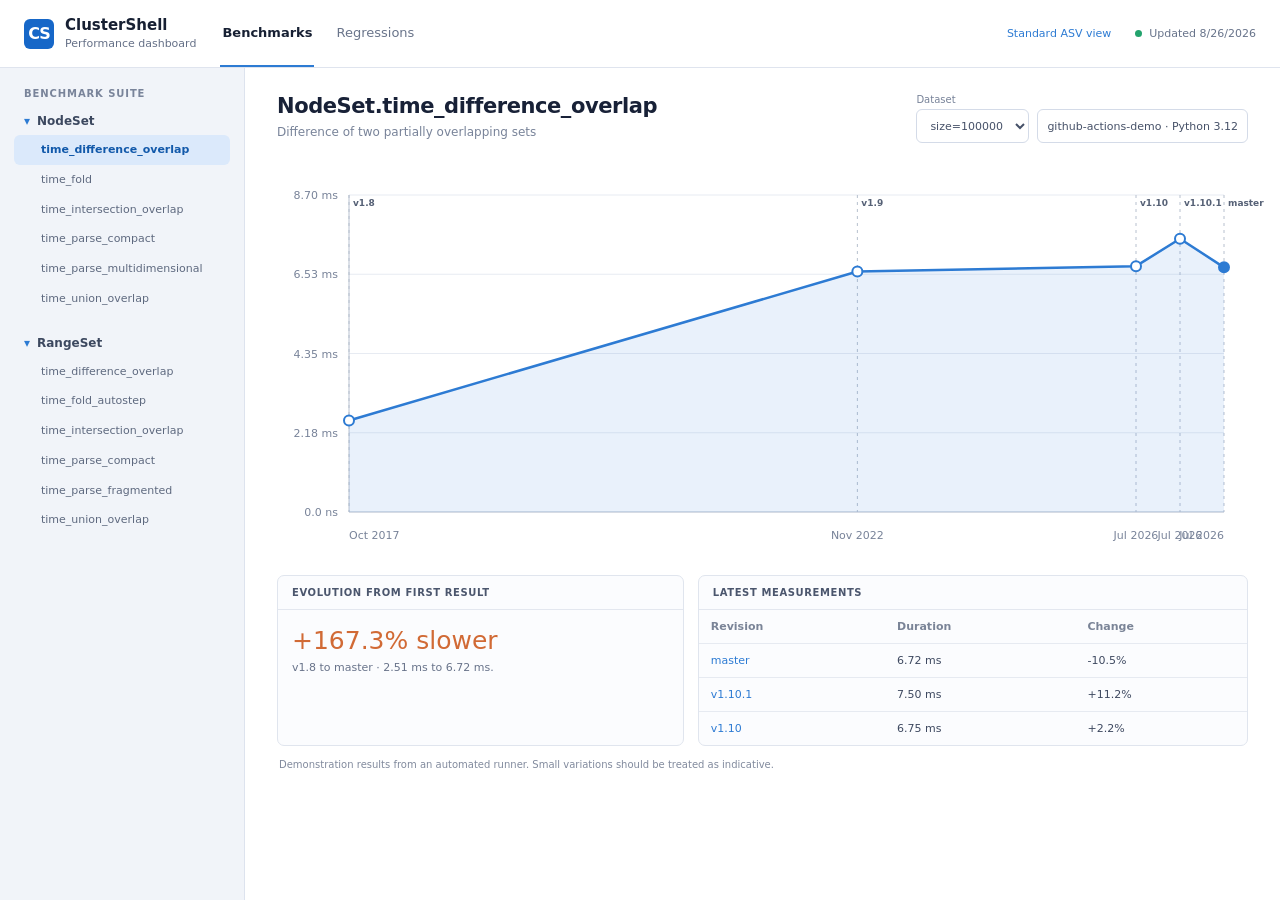
<file: performance/index.html>
<!doctype html>
<html lang="en">
<head>
  <meta charset="utf-8">
  <meta name="viewport" content="width=device-width, initial-scale=1">
  <meta name="description" content="ClusterShell performance across releases and commits">
  <title>ClusterShell performance</title>
  <link rel="stylesheet" href="dashboard.css">
</head>
<body>
  <div class="app-shell">
    <header class="topbar">
      <a class="brand" href="https://github.com/clustershell/clustershell">
        <span class="brand-mark" aria-hidden="true">CS</span>
        <span><strong>ClusterShell</strong><small>Performance dashboard</small></span>
      </a>
      <nav class="tabs" role="tablist" aria-label="Dashboard views">
        <button class="tab active" type="button" role="tab" aria-selected="true" data-view="benchmarks">Benchmarks</button>
        <button class="tab" type="button" role="tab" aria-selected="false" data-view="regressions">Regressions</button>
      </nav>
      <a class="asv-link" href="asv/">Standard ASV view</a>
      <span class="freshness" id="freshness">Loading results…</span>
    </header>

    <div class="workspace">
      <aside class="sidebar" aria-label="Benchmark suite">
        <p class="sidebar-title">Benchmark suite</p>
        <div id="benchmark-list"></div>
      </aside>

      <main class="content">
        <section id="benchmarks-view" aria-labelledby="benchmark-title">
          <div class="heading-row">
            <div>
              <h1 id="benchmark-title">Loading benchmark data…</h1>
              <p id="benchmark-subtitle">ASV results will appear here.</p>
            </div>
            <div class="selectors">
              <label>Dataset
                <select id="series-select" aria-label="Benchmark dataset"></select>
              </label>
              <span class="environment" id="environment"></span>
            </div>
          </div>

          <figure class="chart-frame" id="chart-frame">
            <svg id="performance-chart" role="img" aria-labelledby="chart-title chart-description">
              <title id="chart-title">Performance over time</title>
              <desc id="chart-description">Benchmark duration by release and commit.</desc>
            </svg>
            <div class="tooltip" id="chart-tooltip" role="tooltip"></div>
          </figure>

          <div class="summary-grid">
            <section class="panel" aria-labelledby="evolution-title">
              <h2 id="evolution-title">Evolution from first result</h2>
              <div class="change-value" id="change-value">—</div>
              <p class="change-note" id="change-note">Waiting for enough measurements.</p>
            </section>
            <section class="panel" aria-labelledby="latest-title">
              <h2 id="latest-title">Latest measurements</h2>
              <div class="table-scroll">
                <table>
                  <thead><tr><th>Revision</th><th>Duration</th><th>Change</th></tr></thead>
                  <tbody id="latest-results"></tbody>
                </table>
              </div>
            </section>
          </div>
          <p class="runner-note">Demonstration results from an automated runner. Small variations should be treated as indicative.</p>
        </section>

        <section id="regressions-view" hidden>
          <h1>Regressions detected</h1>
          <p>Consecutive measurements that are at least 10% slower.</p>
          <div class="regression-table panel">
            <div class="regression-header"><span>Benchmark</span><span>Change</span><span>Changed At</span></div>
            <div id="regression-list"></div>
          </div>
        </section>

        <div class="error-state" id="error-state" hidden>
          <strong>Performance data is unavailable.</strong>
          <span>The ASV view remains available from the link above.</span>
        </div>
      </main>
    </div>
  </div>
  <script src="dashboard.js"></script>
</body>
</html>
</file>
<file: performance/dashboard.css>
:root {
  color-scheme: light dark;
  font-family: Inter, ui-sans-serif, system-ui, -apple-system, BlinkMacSystemFont, "Segoe UI", sans-serif;
  background: light-dark(#f6f8fc, #0d131d);
  color: light-dark(#172033, #e8edf7);
}

* { box-sizing: border-box; }
body { margin: 0; min-width: 320px; background: inherit; }
button, select { font: inherit; }

.app-shell { min-height: 100vh; background: light-dark(#fff, #101620); }
.topbar {
  display: flex;
  align-items: center;
  gap: 24px;
  min-height: 68px;
  padding: 0 24px;
  border-bottom: 1px solid light-dark(#dfe4ee, #2b3547);
  background: light-dark(#fff, #161e2b);
}

.brand { display: flex; align-items: center; gap: 11px; color: inherit; text-decoration: none; white-space: nowrap; }
.brand-mark { display: grid; width: 30px; height: 30px; place-items: center; border-radius: 6px; background: #1667c8; color: #fff; font-weight: 800; letter-spacing: -.06em; }
.brand strong, .brand small { display: block; }
.brand strong { font-size: 15px; line-height: 1.15; }
.brand small { margin-top: 2px; color: light-dark(#657087, #9da8ba); font-size: 11px; }
.tabs { display: flex; align-self: stretch; gap: 20px; }
.tab { border: 0; border-bottom: 2px solid transparent; padding: 0 2px; background: transparent; color: light-dark(#69748a, #aab4c6); font-size: 13px; cursor: pointer; }
.tab.active { border-bottom-color: #2d7bd3; color: light-dark(#172033, #f2f5fa); font-weight: 700; }
.asv-link { margin-left: auto; color: #2d7bd3; font-size: 11px; text-decoration: none; }
.asv-link:hover { text-decoration: underline; }
.freshness { color: light-dark(#67738a, #9da9bc); font-size: 11px; white-space: nowrap; }
.freshness::before { content: ""; display: inline-block; width: 7px; height: 7px; margin-right: 7px; border-radius: 50%; background: #23a36d; }

.workspace { display: grid; grid-template-columns: 245px minmax(0, 1fr); min-height: calc(100vh - 68px); }
.sidebar { padding: 20px 14px; border-right: 1px solid light-dark(#dde3ee, #2b3547); background: light-dark(#f1f4f9, #131a25); }
.sidebar-title { margin: 0; padding: 0 10px 8px; color: light-dark(#79849a, #8f9bad); font-size: 10px; font-weight: 800; letter-spacing: .09em; text-transform: uppercase; }
.benchmark-group { margin-bottom: 15px; }
.benchmark-group h2 { display: flex; align-items: center; gap: 7px; margin: 0; padding: 7px 10px; color: light-dark(#3c485f, #c4cddd); font-size: 12px; }
.benchmark-group h2::before { content: "▾"; color: #2d7bd3; }
.benchmark-button { display: block; width: 100%; border: 0; border-radius: 6px; padding: 8px 10px 8px 27px; background: transparent; color: light-dark(#5e697f, #9eabba); font-size: 11px; line-height: 1.25; text-align: left; cursor: pointer; }
.benchmark-button:hover { background: light-dark(#e5ebf4, #202a39); }
.benchmark-button.active { background: light-dark(#dbe9fb, #183455); color: light-dark(#1259aa, #8dc3ff); font-weight: 700; }

.content { min-width: 0; padding: 26px 32px 38px; }
.heading-row { display: flex; align-items: flex-start; gap: 18px; }
h1 { margin: 0; color: light-dark(#182137, #edf2f9); font-size: 21px; letter-spacing: -.02em; }
.heading-row p, #regressions-view > p { margin: 7px 0 0; color: light-dark(#788399, #95a1b4); font-size: 12px; }
.selectors { display: flex; align-items: flex-end; gap: 8px; margin-left: auto; }
.selectors label { color: light-dark(#788399, #95a1b4); font-size: 10px; }
.selectors select, .environment { display: block; min-height: 34px; margin-top: 4px; border: 1px solid light-dark(#d4dbe8, #364157); border-radius: 6px; padding: 7px 9px; background: light-dark(#fff, #182130); color: light-dark(#465168, #bac4d5); font-size: 11px; }
.environment { align-content: center; }

.chart-frame { position: relative; height: 390px; margin: 24px 0 0; }
#performance-chart { display: block; width: 100%; height: 100%; overflow: visible; }
.chart-grid { stroke: light-dark(#e7ebf2, #273142); stroke-width: 1; }
.chart-axis { stroke: light-dark(#b9c2d1, #455166); stroke-width: 1; }
#performance-chart text { fill: light-dark(#788399, #8f9bad); font-size: 11px; }
.chart-line { fill: none; stroke: #2d7bd3; stroke-width: 2.5; stroke-linejoin: round; stroke-linecap: round; }
.chart-area { fill: light-dark(rgb(45 123 211 / 10%), rgb(45 123 211 / 16%)); }
.chart-point { fill: light-dark(#fff, #101620); stroke: #2d7bd3; stroke-width: 2; cursor: crosshair; }
.chart-point.latest { fill: #2d7bd3; }
.tag-line { stroke: light-dark(#b7c0ce, #4e5a6f); stroke-width: 1; stroke-dasharray: 3 4; }
.tag-label { fill: light-dark(#566176, #b0bbcc) !important; font-size: 9px !important; font-weight: 700; }
.tooltip { position: absolute; z-index: 3; display: none; min-width: 170px; pointer-events: none; border: 1px solid light-dark(#d4dbe7, #3c485c); border-radius: 7px; padding: 9px 10px; background: light-dark(#fff, #1b2432); color: light-dark(#263148, #e5ebf4); box-shadow: 0 8px 24px rgb(0 0 0 / 18%); font-size: 10px; line-height: 1.5; }
.tooltip strong { display: block; font-size: 11px; }
.tooltip code { color: #2d7bd3; }
.summary-grid { display: grid; grid-template-columns: minmax(240px, .85fr) minmax(360px, 1.15fr); gap: 14px; margin-top: 18px; }
.panel { overflow: hidden; border: 1px solid light-dark(#e0e5ee, #2c3648); border-radius: 7px; background: light-dark(#fbfcfe, #141c28); }
.panel > h2 { margin: 0; padding: 11px 14px; border-bottom: 1px solid light-dark(#e3e7ef, #2c3648); color: light-dark(#4b566d, #bac4d4); font-size: 10px; font-weight: 800; letter-spacing: .06em; text-transform: uppercase; }
.change-value { padding: 16px 14px 2px; color: light-dark(#435068, #c9d2e0); font-size: 25px; font-weight: 500; }
.change-value.faster { color: #149768; }
.change-value.slower { color: #d16a35; }
.change-note { margin: 0; padding: 3px 14px 16px; color: light-dark(#68738a, #9aa6b8); font-size: 11px; line-height: 1.45; }
.table-scroll { overflow-x: auto; }
table { width: 100%; border-collapse: collapse; font-size: 11px; }
th, td { padding: 10px 12px; border-bottom: 1px solid light-dark(#e6eaf1, #293344); text-align: left; white-space: nowrap; }
th { color: light-dark(#7a8497, #929daf); font-weight: 700; }
td { color: light-dark(#3e4960, #c3ccda); }
tbody tr:last-child td { border-bottom: 0; }
td a { color: #2d7bd3; text-decoration: none; }
td a:hover { text-decoration: underline; }
.runner-note { margin: 13px 2px 0; color: light-dark(#818a9d, #8490a3); font-size: 10px; }

#regressions-view { max-width: 960px; }
.regression-table { margin-top: 22px; overflow-x: auto; }
.regression-header, .regression-row { display: grid; grid-template-columns: minmax(210px, 1fr) 90px minmax(230px, 260px); gap: 14px; align-items: center; min-width: 620px; }
.regression-header { padding: 11px 14px; border-bottom: 1px solid light-dark(#e3e7ef, #2c3648); color: light-dark(#6f7a90, #98a4b7); font-size: 10px; font-weight: 800; letter-spacing: .05em; text-transform: uppercase; }
.regression-row { padding: 13px 14px; border-bottom: 1px solid light-dark(#e6eaf1, #293344); font-size: 11px; }
.regression-row:last-child { border-bottom: 0; }
.regression-name { min-width: 0; overflow-wrap: anywhere; color: light-dark(#344057, #cbd4e1); }
.regression-name small { display: block; margin-top: 3px; color: light-dark(#7a8497, #929daf); }
.regression-change { color: #d16a35; font-weight: 800; }
.regression-changed { color: #2d7bd3; font-variant-numeric: tabular-nums; text-decoration: none; white-space: nowrap; }
.regression-changed code { color: inherit; font-size: 10px; }
.regression-changed:hover { text-decoration: underline; }
.empty-regressions { padding: 26px 14px; color: light-dark(#69748a, #9ba7ba); font-size: 12px; text-align: center; }
.error-state { margin-top: 30px; border: 1px solid #d3615d; border-radius: 8px; padding: 16px; background: light-dark(#fff4f3, #2e191c); }
.error-state strong, .error-state span { display: block; }
.error-state span { margin-top: 4px; font-size: 12px; }

@media (max-width: 760px) {
  .topbar { gap: 12px; padding: 0 12px; }
  .brand-mark, .brand small, .freshness { display: none; }
  .brand strong { font-size: 12px; }
  .tabs { gap: 12px; }
  .tab { font-size: 11px; }
  .asv-link { display: none; }
  .workspace { grid-template-columns: 1fr; }
  .sidebar { display: flex; gap: 7px; overflow-x: auto; border-right: 0; border-bottom: 1px solid light-dark(#dde3ee, #2b3547); padding: 10px; }
  .sidebar-title, .benchmark-group h2 { display: none; }
  #benchmark-list, .benchmark-group { display: contents; }
  .benchmark-button { width: auto; min-width: max-content; padding: 8px 10px; }
  .content { padding: 20px 16px 30px; }
  .heading-row { display: block; }
  .selectors { justify-content: flex-start; margin: 14px 0 0; }
  .chart-frame { height: 330px; }
  .summary-grid { grid-template-columns: 1fr; }
  .regression-header, .regression-row { grid-template-columns: minmax(210px, 1fr) 70px minmax(220px, 250px); gap: 8px; min-width: 560px; padding-right: 9px; padding-left: 9px; font-size: 10px; }
}
</file>
